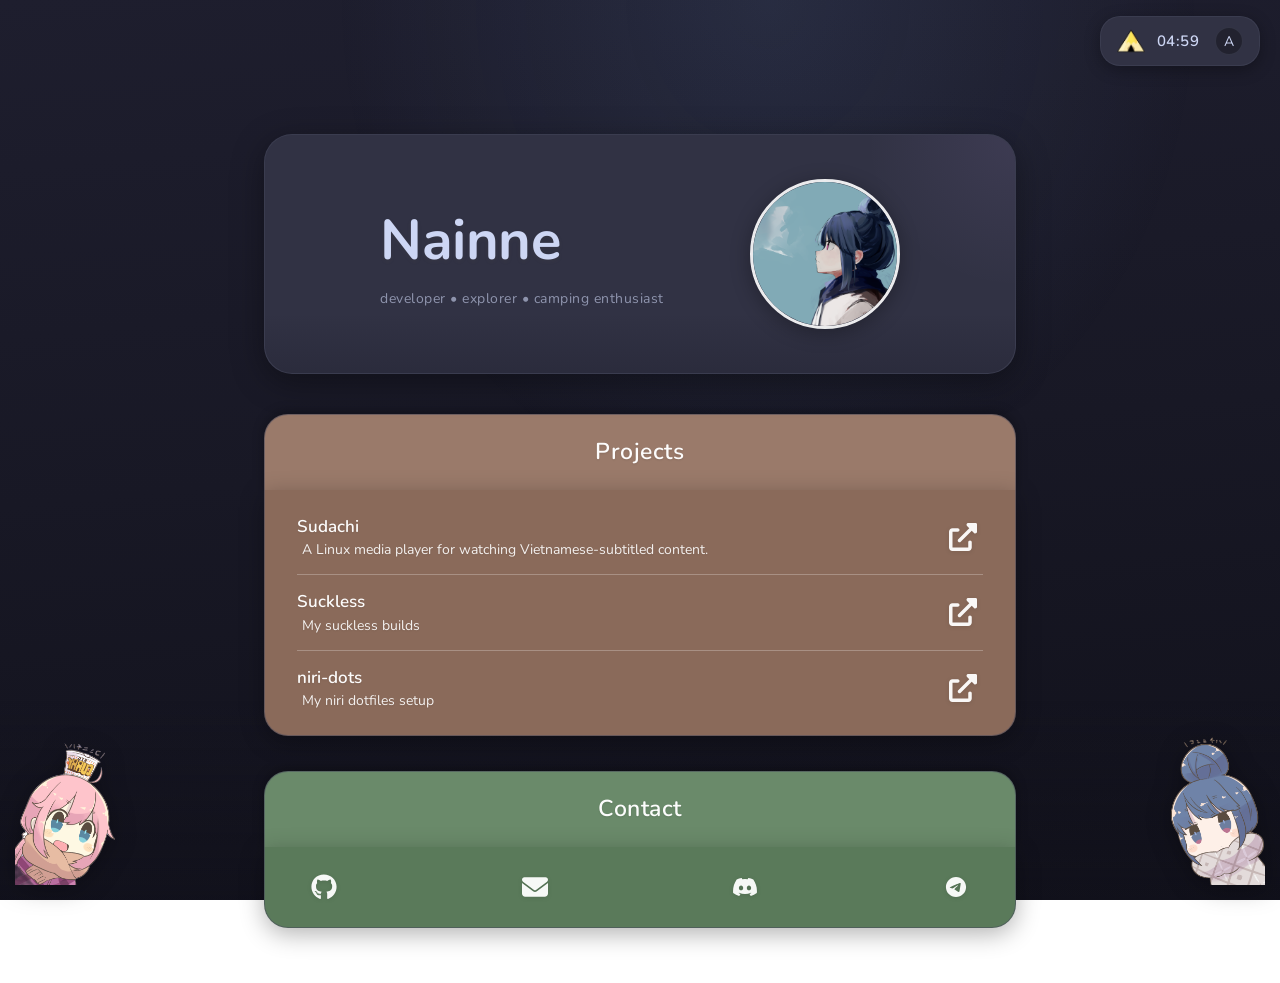
<file: index.html>
<!DOCTYPE html>
<html lang="en">
<head>
    <meta charset="utf-8">
    <meta name="viewport" content="width=device-width, initial-scale=1.0, maximum-scale=1.0, user-scalable=no">
    <title>Nainne</title>
    <link rel="icon" type="image/png" href="assets/img/logo.png">
    <link rel="stylesheet" href="https://cdn.jsdelivr.net/npm/bootstrap@5.2.0/dist/css/bootstrap.min.css">
    <link rel="stylesheet" href="https://fonts.googleapis.com/css2?family=Nunito:wght@400;500;600;700&display=swap">
    <link rel="stylesheet" href="assets/css/styles.css">
</head>
<body>
    <header class="page-header">
        <div class="clock-widget">
            <img src="assets/img/logo.png" alt="logo">
            <span class="clock-time" id="clock">--:--</span>
            <button class="theme-toggle" id="themeToggle" title="Toggle theme">☀</button>
        </div>
    </header>

    <div class="container d-flex flex-column align-items-center">
        <div class="row">
            <div class="col">
                <header class="d-flex justify-content-center">
                    <div class="d-flex header">
                        <div class="d-flex align-items-center align-content-center flex-column justify-content-center flex-md-row justify-content-md-evenly header_main">
                            <div class="header-text-content">
                                <p class="header-text">Nainne</p>
                                <p class="header-tagline">developer • explorer • camping enthusiast</p>
                            </div>
                            <img class="avatar" src="assets/img/avatar.png" alt="my avatar">
                        </div>
                    </div>
                </header>
            </div>
        </div>
        
        <!--<div class="row">
            <div class="col d-flex flex-column align-items-center">
                <article class="d-flex flex-column align-items-center">
                    <div class="d-flex flex-column align-items-center article-top skills-top">
                        <p class="wid-main">Skills</p>
                    </div>
                </article>
                <article class="d-flex flex-row justify-content-center article-bottom btm skills-bottom">
                    <div class="d-flex flex-row justify-content-between align-items-center article article-socials w-100">
                        <div class="skill-icon-wrapper" data-tooltip="HTML5">
                            <svg xmlns="http://www.w3.org/2000/svg" viewBox="0 0 384 512" width="1em" height="1em" fill="currentColor" class="social-icons">
                                <path d="M0 32l34.9 395.8L191.5 480l157.6-52.2L384 32H0zm308.2 127.9H124.4l4.1 49.4h175.6l-13.6 148.4-97.9 27v.3h-1.1l-98.7-27.3-6-75.8h47.7L138 320l53.5 14.5 53.7-14.5 6-62.2H84.3L71.5 112.2h241.1l-4.4 47.7z"></path>
                            </svg>
                        </div>
                        <div class="skill-icon-wrapper" data-tooltip="CSS3">
                            <svg xmlns="http://www.w3.org/2000/svg" viewBox="0 0 384 512" width="1em" height="1em" fill="currentColor" class="social-icons">
                                <path d="M0 32l34.9 395.8L192 480l157.1-52.2L384 32H0zm313.1 80l-4.8 47.3L193 208.6l-.3.1h111.5l-12.8 146.6-98.2 28.7-98.8-29.2-6.4-73.9h48.9l3.2 38.3 52.6 13.3 54.7-15.4 3.7-61.6-166.3-.5v-.1l-.2.1-3.6-46.3L193.1 162l6.5-2.7H76.7L70.9 112h242.2z"></path>
                            </svg>
                        </div>
                        <div class="skill-icon-wrapper" data-tooltip="C#">
                            <svg xmlns="http://www.w3.org/2000/svg" viewBox="0 0 640 640" width="1em" height="1em" fill="currentColor" class="social-icons">
                                <path d="M457.1 206.9C394.6 144.4 301.3 144.4 238.8 206.9C176.3 269.4 176.3 370.7 238.8 433.2C301.3 495.7 394.6 495.7 457.1 433.2C469.6 420.7 489.9 420.7 502.4 433.2C514.9 445.7 514.9 466 502.4 478.5C414.9 566 281.1 566 193.6 478.5C106.1 391 106.1 249.2 193.6 161.7C281.1 74.2 414.9 74.2 502.4 161.7C514.9 174.2 514.9 194.5 502.4 207C489.9 219.5 469.6 219.5 457.1 207z"/>
                            </svg>
                        </div>
                        <div class="skill-icon-wrapper" data-tooltip="Java">
                            <svg xmlns="http://www.w3.org/2000/svg" viewBox="0 0 640 640" width="1em" height="1em" fill="currentColor" class="social-icons"><path d="M405.8 376.9C415.6 370.2 429.2 364.4 429.2 364.4C429.2 364.4 390.5 371.4 352 374.6C304.9 378.5 254.3 379.3 228.9 375.9C168.8 367.9 261.9 345.8 261.9 345.8C261.9 345.8 225.8 343.4 181.3 364.8C128.8 390.2 311.3 401.8 405.8 376.9zM320.4 344.8C301.4 302.1 237.3 264.6 320.4 199C424.1 117.2 370.9 64 370.9 64C392.4 148.5 295.3 174.1 260.2 226.6C236.3 262.5 271.9 301 320.4 344.8zM435 168.6C435.1 168.6 259.8 212.4 343.5 308.8C368.2 337.2 337 362.8 337 362.8C337 362.8 399.7 330.4 370.9 289.9C344 252.1 323.4 233.3 435 168.6zM428.9 439.1C428.4 440.1 427.7 440.9 426.9 441.7C555.2 408 508 322.8 446.7 344.4C443.4 345.6 440.5 347.8 438.5 350.7C442.1 349.4 445.8 348.4 449.5 347.7C480.5 341.2 525 389.2 428.9 439.1zM476 501.4C476 501.4 490.5 513.3 460.1 522.6C402.2 540.1 219.3 545.4 168.5 523.3C150.2 515.4 184.5 504.3 195.3 502C206.5 499.6 213 500 213 500C192.7 485.7 81.7 528.1 156.6 540.2C360.8 573.4 529 525.3 476 501.4zM252.5 460C173.8 482 300.4 527.4 400.6 484.5C390.8 480.7 381.4 476.1 372.4 470.7C327.7 479.2 307 479.8 266.4 475.2C232.9 471.4 252.5 460 252.5 460zM432.3 557.2C353.6 572 256.5 570.3 199 560.8C199 560.7 210.8 570.5 271.4 574.4C363.6 580.3 505.2 571.1 508.5 527.5C508.5 527.5 502.1 544 432.3 557.2zM388.7 417C329.5 428.4 295.2 428.1 251.9 423.6C218.4 420.1 240.3 403.9 240.3 403.9C153.5 432.7 288.5 465.3 409.8 429.8C402 427 394.8 422.7 388.7 417z"/></svg>
                        </div>
                        <div class="skill-icon-wrapper" data-tooltip="SQL">
                            <svg xmlns="http://www.w3.org/2000/svg" viewBox="0 0 640 640" width="1em" height="1em" fill="currentColor" class="social-icons"><path d="M544 269.8C529.2 279.6 512.2 287.5 494.5 293.8C447.5 310.6 385.8 320 320 320C254.2 320 192.4 310.5 145.5 293.8C127.9 287.5 110.8 279.6 96 269.8L96 352C96 396.2 196.3 432 320 432C443.7 432 544 396.2 544 352L544 269.8zM544 192L544 144C544 99.8 443.7 64 320 64C196.3 64 96 99.8 96 144L96 192C96 236.2 196.3 272 320 272C443.7 272 544 236.2 544 192zM494.5 453.8C447.6 470.5 385.9 480 320 480C254.1 480 192.4 470.5 145.5 453.8C127.9 447.5 110.8 439.6 96 429.8L96 496C96 540.2 196.3 576 320 576C443.7 576 544 540.2 544 496L544 429.8C529.2 439.6 512.2 447.5 494.5 453.8z"/></svg>
                        </div>
                        <div class="skill-icon-wrapper" data-tooltip="Bash/Shell">
                            <svg xmlns="http://www.w3.org/2000/svg" viewBox="0 0 576 512" width="1em" height="1em" fill="currentColor" class="social-icons">
                                <path d="M9.4 86.6C-3.1 74.1-3.1 53.9 9.4 41.4s32.8-12.5 45.3 0l192 192c12.5 12.5 12.5 32.8 0 45.3l-192 192c-12.5 12.5-32.8 12.5-45.3 0s-12.5-32.8 0-45.3L178.7 256 9.4 86.6zM256 416H544c17.7 0 32 14.3 32 32s-14.3 32-32 32H256c-17.7 0-32-14.3-32-32s14.3-32 32-32z"></path>
                            </svg>
                        </div>
                    </div>
                </article>
            </div>
        </div> -->
        
        <div class="row">
            <div class="col d-flex flex-column align-items-center">
                <article class="d-flex flex-column align-items-center">
                    <div class="d-flex flex-column align-items-center article-top projects-top">
                        <p class="wid-main">Projects</p>
                    </div>
                </article>
                <article class="d-flex flex-column article-bottom btm projects-bottom">
                    <div class="project-item">
                        <div class="d-flex flex-row justify-content-between align-items-center">
                            <div class="d-flex flex-column align-items-start">
                                <p class="project-name">Sudachi</p>
                                <p class="project-sub">A Linux media player for watching Vietnamese-subtitled content.</p>
                            </div>
                            <div class="d-flex flex-row align-items-center article-socials">
                                <a href="https://github.com/KabosuNeko/Sudachi" target="_blank" class="project-link" data-tooltip="Open repo">
                                    <svg xmlns="http://www.w3.org/2000/svg" viewBox="0 0 512 512" width="1em" height="1em" fill="currentColor" class="social-icons">
                                        <path d="M384 320c-17.67 0-32 14.33-32 32v96H64V160h96c17.67 0 32-14.32 32-32s-14.33-32-32-32L64 96c-35.35 0-64 28.65-64 64V448c0 35.34 28.65 64 64 64h288c35.35 0 64-28.66 64-64v-96C416 334.3 401.7 320 384 320zM488 0H352c-12.94 0-24.62 7.797-29.56 19.75c-4.969 11.97-2.219 25.72 6.938 34.88L370.8 96L169.4 297.4c-12.5 12.5-12.5 32.75 0 45.25C175.6 348.9 183.8 352 192 352s16.38-3.125 22.62-9.375L416 141.3l41.38 41.38c9.156 9.141 22.88 11.84 34.88 6.938C504.2 184.6 512 172.9 512 160V24C512 10.74 501.3 0 488 0z"></path>
                                    </svg>
                                </a>
                            </div>
                        </div>
                    </div>
                    <div class="project-divider"></div>
                    <div class="project-item">
                        <div class="d-flex flex-row justify-content-between align-items-center">
                            <div class="d-flex flex-column align-items-start">
                                <p class="project-name">Suckless</p>
                                <p class="project-sub">My suckless builds</p>
                            </div>
                            <div class="d-flex flex-row align-items-center article-socials">
                                <a href="https://github.com/KabosuNeko/Suckless" target="_blank" class="project-link" data-tooltip="Open repo">
                                    <svg xmlns="http://www.w3.org/2000/svg" viewBox="0 0 512 512" width="1em" height="1em" fill="currentColor" class="social-icons">
                                        <path d="M384 320c-17.67 0-32 14.33-32 32v96H64V160h96c17.67 0 32-14.32 32-32s-14.33-32-32-32L64 96c-35.35 0-64 28.65-64 64V448c0 35.34 28.65 64 64 64h288c35.35 0 64-28.66 64-64v-96C416 334.3 401.7 320 384 320zM488 0H352c-12.94 0-24.62 7.797-29.56 19.75c-4.969 11.97-2.219 25.72 6.938 34.88L370.8 96L169.4 297.4c-12.5 12.5-12.5 32.75 0 45.25C175.6 348.9 183.8 352 192 352s16.38-3.125 22.62-9.375L416 141.3l41.38 41.38c9.156 9.141 22.88 11.84 34.88 6.938C504.2 184.6 512 172.9 512 160V24C512 10.74 501.3 0 488 0z"></path>
                                    </svg>
                                </a>
                            </div>
                        </div>
                    </div>
                    <div class="project-divider"></div>
                    <div class="project-item">
                        <div class="d-flex flex-row justify-content-between align-items-center">
                            <div class="d-flex flex-column align-items-start">
                                <p class="project-name">niri-dots</p>
                                <p class="project-sub">My niri dotfiles setup</p>
                            </div>
                            <div class="d-flex flex-row align-items-center article-socials">
                                <a href="https://github.com/KabosuNeko/niri-dots" target="_blank" class="project-link" data-tooltip="Open repo">
                                    <svg xmlns="http://www.w3.org/2000/svg" viewBox="0 0 512 512" width="1em" height="1em" fill="currentColor" class="social-icons">
                                        <path d="M384 320c-17.67 0-32 14.33-32 32v96H64V160h96c17.67 0 32-14.32 32-32s-14.33-32-32-32L64 96c-35.35 0-64 28.65-64 64V448c0 35.34 28.65 64 64 64h288c35.35 0 64-28.66 64-64v-96C416 334.3 401.7 320 384 320zM488 0H352c-12.94 0-24.62 7.797-29.56 19.75c-4.969 11.97-2.219 25.72 6.938 34.88L370.8 96L169.4 297.4c-12.5 12.5-12.5 32.75 0 45.25C175.6 348.9 183.8 352 192 352s16.38-3.125 22.62-9.375L416 141.3l41.38 41.38c9.156 9.141 22.88 11.84 34.88 6.938C504.2 184.6 512 172.9 512 160V24C512 10.74 501.3 0 488 0z"></path>
                                    </svg>
                                </a>
                            </div>
                        </div>
                    </div>
                </article>
            </div>
        </div>
        
        <div class="row">
            <div class="col d-flex flex-column align-items-center">
                <article class="d-flex flex-column align-items-center">
                    <div class="d-flex flex-column align-items-center article-top developer-top">
                        <p class="text-center wid-main">Contact</p>
                    </div>
                </article>
                <article class="d-flex flex-row justify-content-center article-bottom btm developer-bottom">
                    <div class="d-flex flex-row justify-content-between align-items-center article article-socials w-100 developer-socials">
                        <a href="https://github.com/KabosuNeko" class="contact-link" data-tooltip="GitHub profile">
                            <svg xmlns="http://www.w3.org/2000/svg" viewBox="-8 0 512 512" width="1em" height="1em" fill="currentColor" class="social-icons">
                                <path d="M165.9 397.4c0 2-2.3 3.6-5.2 3.6-3.3.3-5.6-1.3-5.6-3.6 0-2 2.3-3.6 5.2-3.6 3-.3 5.6 1.3 5.6 3.6zm-31.1-4.5c-.7 2 1.3 4.3 4.3 4.9 2.6 1 5.6 0 6.2-2s-1.3-4.3-4.3-5.2c-2.6-.7-5.5.3-6.2 2.3zm44.2-1.7c-2.9.7-4.9 2.6-4.6 4.9.3 2 2.9 3.3 5.9 2.6 2.9-.7 4.9-2.6 4.6-4.6-.3-1.9-3-3.2-5.9-2.9zM244.8 8C106.1 8 0 113.3 0 252c0 110.9 69.8 205.8 169.5 239.2 12.8 2.3 17.3-5.6 17.3-12.1 0-6.2-.3-40.4-.3-61.4 0 0-70 15-84.7-29.8 0 0-11.4-29.1-27.8-36.6 0 0-22.9-15.7 1.6-15.4 0 0 24.9 2 38.6 25.8 21.9 38.6 58.6 27.5 72.9 20.9 2.3-16 8.8-27.1 16-33.7-55.9-6.2-112.3-14.3-112.3-110.5 0-27.5 7.6-41.3 23.6-58.9-2.6-6.5-11.1-33.3 2.6-67.9 20.9-6.5 69 27 69 27 20-5.6 41.5-8.5 62.8-8.5s42.8 2.9 62.8 8.5c0 0 48.1-33.6 69-27 13.7 34.7 5.2 61.4 2.6 67.9 16 17.7 25.8 31.5 25.8 58.9 0 96.5-58.9 104.2-114.8 110.5 9.2 7.9 17 22.9 17 46.4 0 33.7-.3 75.4-.3 83.6 0 6.5 4.6 14.4 17.3 12.1C428.2 457.8 496 362.9 496 252 496 113.3 383.5 8 244.8 8zM97.2 352.9c-1.3 1-1 3.3.7 5.2 1.6 1.6 3.9 2.3 5.2 1 1.3-1 1-3.3-.7-5.2-1.6-1.6-3.9-2.3-5.2-1zm-10.8-8.1c-.7 1.3.3 2.9 2.3 3.9 1.6 1 3.6.7 4.3-.7.7-1.3-.3-2.9-2.3-3.9-2-.6-3.6-.3-4.3.7zm32.4 35.6c-1.6 1.3-1 4.3 1.3 6.2 2.3 2.3 5.2 2.6 6.5 1 1.3-1.3.7-4.3-1.3-6.2-2.2-2.3-5.2-2.6-6.5-1zm-11.4-14.7c-1.6 1-1.6 3.6 0 5.9 1.6 2.3 4.3 3.3 5.6 2.3 1.6-1.3 1.6-3.9 0-6.2-1.4-2.3-4-3.3-5.6-2z"></path>
                            </svg>
                        </a>
                        <a href="#" onclick="copyEmail(event)" style="cursor: pointer;" class="contact-link" data-tooltip="Click to copy:
KabosuNeko@proton.me">
                            <svg xmlns="http://www.w3.org/2000/svg" viewBox="0 0 512 512" width="1em" height="1em" fill="currentColor" class="social-icons">
                                <path d="M464 64C490.5 64 512 85.49 512 112C512 127.1 504.9 141.3 492.8 150.4L275.2 313.6C263.8 322.1 248.2 322.1 236.8 313.6L19.2 150.4C7.113 141.3 0 127.1 0 112C0 85.49 21.49 64 48 64H464zM217.6 339.2C240.4 356.3 271.6 356.3 294.4 339.2L512 176V384C512 419.3 483.3 448 448 448H64C28.65 448 0 419.3 0 384V176L217.6 339.2z"></path>
                            </svg>
                        </a>
                        <a href="https://discord.com/users/nou07007" class="contact-link" data-tooltip="Discord: nou07007">
                            <svg xmlns="http://www.w3.org/2000/svg" viewBox="0 -64 640 640" width="1em" height="1em" fill="currentColor" class="social-icons">
                                <path d="M524.531,69.836a1.5,1.5,0,0,0-.764-.7A485.065,485.065,0,0,0,404.081,32.03a1.816,1.816,0,0,0-1.923.91,337.461,337.461,0,0,0-14.9,30.6,447.848,447.848,0,0,0-134.426,0,309.541,309.541,0,0,0-15.135-30.6,1.89,1.89,0,0,0-1.924-.91A483.689,483.689,0,0,0,116.085,69.137a1.712,1.712,0,0,0-.788.676C39.068,183.651,18.186,294.69,28.43,404.354a2.016,2.016,0,0,0,.765,1.375A487.666,487.666,0,0,0,176.02,479.918a1.9,1.9,0,0,0,2.063-.676A348.2,348.2,0,0,0,208.12,430.4a1.86,1.86,0,0,0-1.019-2.588,321.173,321.173,0,0,1-45.868-21.853,1.885,1.885,0,0,1-.185-3.126c3.082-2.309,6.166-4.711,9.109-7.137a1.819,1.819,0,0,1,1.9-.256c96.229,43.917,200.41,43.917,295.5,0a1.812,1.812,0,0,1,1.924.233c2.944,2.426,6.027,4.851,9.132,7.16a1.884,1.884,0,0,1-.162,3.126,301.407,301.407,0,0,1-45.89,21.83,1.875,1.875,0,0,0-1,2.611,391.055,391.055,0,0,0,30.014,48.815,1.864,1.864,0,0,0,2.063.7A486.048,486.048,0,0,0,610.7,405.729a1.882,1.882,0,0,0,.765-1.352C623.729,277.594,590.933,167.465,524.531,69.836ZM222.491,337.58c-28.972,0-52.844-26.587-52.844-59.239S193.056,219.1,222.491,219.1c29.665,0,53.306,26.82,52.843,59.239C275.334,310.993,251.924,337.58,222.491,337.58Zm195.38,0c-28.971,0-52.843-26.587-52.843-59.239S388.437,219.1,417.871,219.1c29.667,0,53.307,26.82,52.844,59.239C470.715,310.993,447.538,337.58,417.871,337.58Z"></path>
                            </svg>
                        </a>
                        <a href="https://t.me/NainneDesu" class="contact-link" data-tooltip="Telegram: NainneDesu">
                            <svg xmlns="http://www.w3.org/2000/svg" viewBox="0 0 640 640" width="1em" height="1em" fill="currentColor" class="social-icons"><path d="M320 72C183 72 72 183 72 320C72 457 183 568 320 568C457 568 568 457 568 320C568 183 457 72 320 72zM435 240.7C431.3 279.9 415.1 375.1 406.9 419C403.4 437.6 396.6 443.8 390 444.4C375.6 445.7 364.7 434.9 350.7 425.7C328.9 411.4 316.5 402.5 295.4 388.5C270.9 372.4 286.8 363.5 300.7 349C304.4 345.2 367.8 287.5 369 282.3C369.2 281.6 369.3 279.2 367.8 277.9C366.3 276.6 364.2 277.1 362.7 277.4C360.5 277.9 325.6 300.9 258.1 346.5C248.2 353.3 239.2 356.6 231.2 356.4C222.3 356.2 205.3 351.4 192.6 347.3C177.1 342.3 164.7 339.6 165.8 331C166.4 326.5 172.5 322 184.2 317.3C256.5 285.8 304.7 265 328.8 255C397.7 226.4 412 221.4 421.3 221.2C423.4 221.2 427.9 221.7 430.9 224.1C432.9 225.8 434.1 228.2 434.4 230.8C434.9 234 435 237.3 434.8 240.6z"/></svg>
                        </a>
                    </div>
                </article>
            </div>
        </div>
    </div>

    <div id="copyToast" class="copy-toast" style="display: none;">copied to clipboard</div>

    <div id="musicPlayerPopup" class="music-player-popup" style="display: none;">
        <div class="music-player-header">
            <span class="music-player-title">🎵 Now Playing</span>
            <button class="music-player-close" onclick="closeMusicPlayer()">&times;</button>
        </div>
        <div class="music-player-info">
            <div class="music-player-song" id="currentSongName">Select a song</div>
            <div class="music-player-artist" id="currentSongArtist">Yuru Camp OST</div>
        </div>
        <div class="music-player-progress">
            <div class="progress-bar" id="progressBar">
                <div class="progress-fill" id="progressFill"></div>
            </div>
            <div class="time-display">
                <span id="currentTime">0:00</span>
                <span id="duration">0:00</span>
            </div>
        </div>
        <div class="music-player-controls">
            <button class="control-btn" onclick="previousSong()" title="Previous">
                <svg viewBox="0 0 24 24" width="24" height="24" fill="currentColor">
                    <path d="M6 6h2v12H6zm3.5 6l8.5 6V6z"/>
                </svg>
            </button>
            <button class="control-btn play-btn" onclick="togglePlay()" id="playPauseBtn" title="Play/Pause">
                <svg viewBox="0 0 24 24" width="32" height="32" fill="currentColor" id="playIcon">
                    <path d="M8 5v14l11-7z"/>
                </svg>
                <svg viewBox="0 0 24 24" width="32" height="32" fill="currentColor" id="pauseIcon" style="display: none;">
                    <path d="M6 19h4V5H6v14zm8-14v14h4V5h-4z"/>
                </svg>
            </button>
            <button class="control-btn" onclick="nextSong()" title="Next">
                <svg viewBox="0 0 24 24" width="24" height="24" fill="currentColor">
                    <path d="M6 18l8.5-6L6 6v12zM16 6v12h2V6h-2z"/>
                </svg>
            </button>
        </div>
    </div>

    <div class="corner-character nadeshiko" onclick="toggleMusicPlayer()" tabindex="0" role="button" aria-label="Music player" data-tooltip="🎵 Music Player">
        <img src="assets/img/nadeshiko.png" alt="Nadeshiko - music player">
    </div>
    <div class="corner-character rin" onclick="openGallery()" tabindex="0" role="button" aria-label="Photo gallery" data-tooltip="📷 Open gallery">
        <img src="assets/img/rin.png" alt="Rin - click to open gallery">
    </div>

    <audio id="musicPlayer" preload="metadata"></audio>

    <script src="https://cdn.jsdelivr.net/npm/bootstrap@5.2.0/dist/js/bootstrap.bundle.min.js"></script>
    <script src="assets/js/bs-init.js"></script>
    <script>
        function copyEmail(e) {
            e.preventDefault();
            navigator.clipboard.writeText('KabosuNeko@proton.me').then(function() {
                var toast = document.getElementById('copyToast');
                toast.textContent = '🏕️ copied to clipboard';
                toast.style.display = 'block';
                setTimeout(function() {
                    toast.style.display = 'none';
                }, 2000);
            });
        }

        var musicFiles = [
            "Fuyubiyori - Yuru Camp ED.mp3",
            "Kiminone - Laid Back Journey ｜ ＂Laid-Back Camp Season 3＂ Opening Theme.mp3",
            "Seize The Day [Yuru CampΔ OP SS2].mp3",
            "TVアニメ『ゆるキャン△ SEASON３』オープニング映像.mp3",
            "TVアニメ『ゆるキャン△ SEASON３』ノンクレジットエンディング映像.mp3",
            "Yuru Camp (Laid-Back Camp) Movie OP FULL『Sun Is Coming Up』.mp3",
            "Yuru Camp△ Movie Ending Full - Mimosa by Asaka.mp3",
            "Yuru Camp Season 2 ED • 佐々木恵梨 Eri Sasaki - Haru no Tonari はるのとなり.mp3",
            "[ Yuru Camp△⧸ゆるキャン△ ]Op - Shiny Days.mp3",
            "亜咲花「So Precious」Music Video Full ver. (TVアニメ『ゆるキャン△ SEASON３』エンディングテーマ).mp3",
            "【特別公開】『ゆるキャン△ SEASON２』ノンクレジットOP／亜咲花『Seize The Day』.mp3"
        ];

        var currentSongIndex = -1;
        var isPlayerOpen = false;
        var audio = document.getElementById('musicPlayer');
        var playerPopup = document.getElementById('musicPlayerPopup');
        var songNameEl = document.getElementById('currentSongName');
        var playIcon = document.getElementById('playIcon');
        var pauseIcon = document.getElementById('pauseIcon');
        var progressFill = document.getElementById('progressFill');
        var timeEl = document.getElementById('currentTime');
        var durationEl = document.getElementById('duration');

        function toggleMusicPlayer() {
            if (isPlayerOpen) {
                playerPopup.style.display = 'none';
                isPlayerOpen = false;
            } else {
                if (musicFiles.length === 0) {
                    showToast('Add music files to assets/musics/ folder!');
                    return;
                }
                playerPopup.style.display = 'block';
                isPlayerOpen = true;
                if (audio.paused && currentSongIndex === -1) {
                    playRandomSong();
                }
            }
        }

        function closeMusicPlayer() {
            playerPopup.style.display = 'none';
            isPlayerOpen = false;
        }

        function playRandomSong() {
            currentSongIndex = Math.floor(Math.random() * musicFiles.length);
            loadAndPlay(currentSongIndex);
        }

        function loadAndPlay(index) {
            currentSongIndex = index;
            var filename = musicFiles[index];
            audio.src = 'assets/musics/' + filename;
            songNameEl.textContent = cleanSongName(filename);
            audio.play().then(function() {
                updatePlayButton(true);
            });
        }

        function togglePlay() {
            if (audio.paused) {
                if (currentSongIndex === -1) {
                    playRandomSong();
                } else {
                    audio.play();
                    updatePlayButton(true);
                }
            } else {
                audio.pause();
                updatePlayButton(false);
            }
        }

        function nextSong() {
            if (musicFiles.length === 0) return;
            currentSongIndex = (currentSongIndex + 1) % musicFiles.length;
            loadAndPlay(currentSongIndex);
        }

        function previousSong() {
            if (musicFiles.length === 0) return;
            currentSongIndex = (currentSongIndex - 1 + musicFiles.length) % musicFiles.length;
            loadAndPlay(currentSongIndex);
        }

        function updatePlayButton(playing) {
            playIcon.style.display = playing ? 'none' : 'block';
            pauseIcon.style.display = playing ? 'block' : 'none';
        }

        function cleanSongName(filename) {
            var name = filename.replace(/\.mp3$/i, '');
            return name.length > 35 ? name.substring(0, 32) + '...' : name;
        }

        function formatTime(seconds) {
            if (isNaN(seconds)) return '0:00';
            var mins = Math.floor(seconds / 60);
            var secs = Math.floor(seconds % 60);
            return mins + ':' + (secs < 10 ? '0' : '') + secs;
        }

        function showToast(msg) {
            var toast = document.getElementById('copyToast');
            toast.textContent = msg;
            toast.style.display = 'block';
            setTimeout(function() {
                toast.style.display = 'none';
                toast.textContent = 'copied to clipboard';
            }, 3000);
        }

        audio.addEventListener('timeupdate', function() {
            var progress = (audio.currentTime / audio.duration) * 100;
            progressFill.style.width = progress + '%';
            timeEl.textContent = formatTime(audio.currentTime);
            durationEl.textContent = formatTime(audio.duration);
        });

        audio.addEventListener('ended', nextSong);

        audio.addEventListener('loadedmetadata', function() {
            durationEl.textContent = formatTime(audio.duration);
        });

        document.querySelector('.progress-bar').addEventListener('click', function(e) {
            var rect = this.getBoundingClientRect();
            var pos = (e.clientX - rect.left) / rect.width;
            audio.currentTime = pos * audio.duration;
        });

        function openGallery() {
            window.location.href = 'gallery.html';
        }

        var themeMode = localStorage.getItem('theme') || 'auto';

        function getAutoTheme() {
            var hour = new Date().getHours();
            return (hour < 6 || hour >= 18) ? 'night' : 'day';
        }

        function applyTheme() {
            var theme = themeMode === 'auto' ? getAutoTheme() : themeMode;
            document.documentElement.setAttribute('data-theme', theme);
            var btn = document.getElementById('themeToggle');
            if (btn) {
                btn.textContent = themeMode === 'auto' ? 'A' : (themeMode === 'day' ? '☀' : '☾');
            }
        }

        function toggleTheme() {
            themeMode = themeMode === 'auto' ? 'day' : (themeMode === 'day' ? 'night' : 'auto');
            localStorage.setItem('theme', themeMode);
            applyTheme();
        }

        function updateClock() {
            var now = new Date();
            var h = now.getHours();
            var m = now.getMinutes();
            document.getElementById('clock').textContent = (h < 10 ? '0' : '') + h + ':' + (m < 10 ? '0' : '') + m;
        }

        document.addEventListener('DOMContentLoaded', function() {
            applyTheme();
            updateClock();
            setInterval(updateClock, 1000);
            if (themeMode === 'auto') {
                setInterval(applyTheme, 60000);
            }
            document.getElementById('themeToggle').addEventListener('click', toggleTheme);

            document.querySelector('.nadeshiko').addEventListener('keydown', function(e) {
                if (e.key === 'Enter' || e.key === ' ') {
                    e.preventDefault();
                    toggleMusicPlayer();
                }
            });
            document.querySelector('.rin').addEventListener('keydown', function(e) {
                if (e.key === 'Enter' || e.key === ' ') {
                    e.preventDefault();
                    openGallery();
                }
            });
        });
    </script>
</body>
</html>
</file>
<file: assets/css/styles.css>
:root {
  /* day - gruvbox light */
  --bg-top: #fbf1c7;
  --bg-mid: #f2e5bc;
  --bg-bottom: #e6d5ae;
  --card-bg: #fefaef;
  --card-border: rgba(184,165,130,0.35);
  --text-dark: #3c3836;
  --text-medium: #504945;
  --text-light: #7c6f64;
  --shadow-soft: rgba(60,56,54,0.06);
  --shadow-warm: rgba(215,130,60,0.08);
  --skills-1: #7daea3;
  --skills-2: #689d6a;
  --projects-1: #e78a4e;
  --projects-2: #d65d0e;
  --contact-1: #d8a657;
  --contact-2: #b8bb26;
  --toast-bg: #5a5248;
  --button-warm: #d65d0e;
  --button-warm-hover: #b54300;
}

[data-theme="night"] {
  /* night - catppuccin mocha */
  --bg-top: #1e1e2e;
  --bg-mid: #181825;
  --bg-bottom: #11111b;
  --card-bg: #313244;
  --card-border: rgba(69,71,90,0.5);
  --text-dark: #cdd6f4;
  --text-medium: #a6adc8;
  --text-light: #9399b2;
  --shadow-soft: rgba(0,0,0,0.3);
  --shadow-warm: rgba(245,224,220,0.05);
  --skills-1: #5a7a9a;
  --skills-2: #4a6a85;
  --projects-1: #9a7a6a;
  --projects-2: #8a6a5a;
  --contact-1: #6a8a6a;
  --contact-2: #5a7a5a;
  --toast-bg: #45475a;
  --button-warm: #a08090;
  --button-warm-hover: #907080;
}

* {
  transition: background-color 0.5s ease, color 0.3s ease, border-color 0.3s ease, box-shadow 0.3s ease;
  box-sizing: border-box;
}

body {
  background: linear-gradient(175deg, var(--bg-top) 0%, var(--bg-mid) 50%, var(--bg-bottom) 100%);
  background-attachment: fixed;
  margin: 0;
  padding: 0;
  min-height: 100vh;
  font-family: 'Nunito', sans-serif;
  position: relative;
  color: var(--text-dark);
  overflow-x: hidden;
}

body::before {
  content: '';
  position: fixed;
  top: 0;
  left: 0;
  right: 0;
  bottom: 0;
  background: radial-gradient(ellipse at 70% 0%, rgba(255,250,235,0.5) 0%, transparent 45%);
  pointer-events: none;
  z-index: 0;
}

body::after {
  content: '';
  position: fixed;
  bottom: 0;
  left: 0;
  right: 0;
  height: 200px;
  background: linear-gradient(0deg, rgba(168,153,132,0.12) 0%, transparent 100%);
  pointer-events: none;
  z-index: 0;
}

[data-theme="night"] body::before {
  background: radial-gradient(ellipse at 60% 0%, rgba(137,180,250,0.1) 0%, transparent 40%);
}

[data-theme="night"] body::after {
  background: linear-gradient(0deg, rgba(17,17,27,0.4) 0%, transparent 100%);
}

.page-header {
  width: 100%;
  display: flex;
  justify-content: flex-end;
  padding: 16px 20px 8px;
  box-sizing: border-box;
}

.clock-widget {
  position: relative;
  display: flex;
  align-items: center;
  gap: 12px;
  padding: 10px 16px;
  background: var(--card-bg);
  backdrop-filter: blur(10px);
  border-radius: 20px;
  border: 1px solid var(--card-border);
  box-shadow: 0 4px 16px var(--shadow-soft);
}

.clock-widget img {
  height: 28px;
  width: auto;
}

.clock-time {
  font-family: 'Nunito', sans-serif;
  font-size: 15px;
  font-weight: 600;
  color: var(--text-dark);
  letter-spacing: 0.5px;
}

.theme-toggle {
  background: var(--shadow-soft);
  border: 1px solid var(--card-border);
  border-radius: 50%;
  width: 28px;
  height: 28px;
  display: flex;
  align-items: center;
  justify-content: center;
  cursor: pointer;
  font-size: 14px;
  color: var(--text-dark);
  transition: all 0.3s ease;
  margin-left: 4px;
}

.theme-toggle:hover {
  background: var(--button-warm);
  color: #fff;
  transform: scale(1.1);
}

@media (max-width: 768px) {
  .page-header {
    padding: 12px 16px 6px;
    justify-content: center;
  }
  
  .clock-widget {
    padding: 8px 14px;
    border-radius: 16px;
  }
  
  .clock-widget img {
    height: 22px;
  }
  
  .clock-time {
    font-size: 14px;
  }
  
  .theme-toggle {
    width: 26px;
    height: 26px;
    font-size: 13px;
  }
}

.container {
  max-width: 900px;
  padding: 20px;
  position: relative;
  z-index: 1;
}

.header {
  margin: 30px 0;
  background: var(--card-bg);
  backdrop-filter: blur(10px);
  height: auto;
  min-height: 260px;
  max-width: 800px;
  width: 100%;
  border-radius: 28px;
  box-shadow: 0 8px 32px var(--shadow-soft);
  border: 1px solid var(--card-border);
  position: relative;
  overflow: hidden;
}

.header::before {
  content: '';
  position: absolute;
  top: -30%;
  right: -10%;
  width: 250px;
  height: 250px;
  background: radial-gradient(circle, rgba(215,175,120,0.15) 0%, transparent 70%);
  border-radius: 50%;
  pointer-events: none;
}

.header::after {
  content: '';
  position: absolute;
  bottom: 0;
  left: 0;
  right: 0;
  height: 60px;
  background: linear-gradient(0deg, rgba(168,153,132,0.1) 0%, transparent 100%);
  border-radius: 0 0 27px 27px;
}

[data-theme="night"] .header {
  background: #313244;
  box-shadow: 0 8px 32px rgba(0,0,0,0.35);
}

[data-theme="night"] .header::before {
  background: radial-gradient(circle at 70% 30%, rgba(203,166,247,0.08) 0%, transparent 60%);
}

[data-theme="night"] .header::after {
  background: linear-gradient(0deg, rgba(24,24,37,0.25) 0%, transparent 100%);
}

@media (min-width: 768px) {
  .header {
    margin: 40px auto;
    min-height: 240px;
    width: 90%;
  }
}

.header_main {
  width: 100%;
  height: 100%;
  overflow: visible;
  flex-direction: column;
  justify-content: center;
  padding: 40px 30px;
  position: relative;
  z-index: 2;
}

.avatar {
  width: 170px;
  height: 170px;
  object-fit: cover;
  object-position: center;
  place-self: center;
  border-radius: 50%;
  border: 3px solid rgba(255,255,255,0.9);
  box-shadow: 0 4px 20px var(--shadow-soft);
}

@media (min-width: 768px) {
  .avatar {
    width: 150px;
    height: 150px;
  }
}

header {
  width: 100%;
}

.header-text {
  font-family: 'Nunito', sans-serif;
  font-size: 48px;
  font-weight: 700;
  color: var(--text-dark);
  text-shadow: 0 2px 4px rgba(100,85,70,0.1);
  margin: 0 0 15px;
  letter-spacing: -0.5px;
}

@media (min-width: 768px) {
  .header-text {
    font-size: 56px;
    margin: 0;
  }
}

.header-text:hover {
  color: var(--text-medium);
}

.header-text-content {
  display: flex;
  flex-direction: column;
  align-items: center;
}

@media (min-width: 768px) {
  .header-text-content {
    align-items: flex-start;
  }
}

.header-tagline {
  font-family: 'Nunito', sans-serif;
  font-size: 13px;
  color: var(--text-medium);
  margin: 8px 0 0;
  opacity: 0.8;
  letter-spacing: 0.5px;
}

@media (min-width: 768px) {
  .header-tagline {
    font-size: 14px;
    margin-top: 5px;
  }
}

.row {
  width: 100%;
}

.article-top {
  padding: 18px 28px;
  width: 100%;
  max-width: 800px;
  border-radius: 24px 24px 0 0;
  border: 1px solid var(--card-border);
  border-bottom: none;
  box-shadow: 0 -2px 12px var(--shadow-soft);
}

@media (min-width: 768px) {
  .article-top {
    padding: 20px 32px;
    width: 90%;
  }
}

.article-bottom {
  padding: 24px 28px;
  width: 100%;
  max-width: 800px;
  border-radius: 0 0 24px 24px;
  border: 1px solid var(--card-border);
  border-top: none;
  box-shadow: 0 6px 24px var(--shadow-soft);
}

@media (min-width: 768px) {
  .article-bottom {
    padding: 24px 32px;
    width: 90%;
  }
}

.article-sub {
  padding: 2%;
  width: 100%;
  max-width: 800px;
}

@media (min-width: 768px) {
  .article-sub {
    padding: 2%;
    width: 90%;
  }
}

.skills-top { background: var(--skills-1); }
.skills-bottom { background: var(--skills-2); }
.projects-top { background: var(--projects-1); }
.projects-bottom { background: var(--projects-2); }
.developer-top { background: var(--contact-1); }
.developer-bottom {
  background: var(--contact-2);
}

.developer-socials {
  display: flex;
  justify-content: space-around;
  align-items: center;
  padding: 0 8px;
}

.developer-socials .contact-link {
  display: flex;
  align-items: center;
  justify-content: center;
}

.wid-sub {
  font-family: 'Nunito', sans-serif;
  font-size: 15px;
  color: rgba(255,255,255,0.95);
  margin-bottom: 0;
  text-align: center;
  text-shadow: 0 1px 2px rgba(0,0,0,0.1);
}

.wid-main {
  font-family: 'Nunito', sans-serif;
  font-size: 19px;
  font-weight: 600;
  color: rgba(255,255,255,0.98);
  margin-bottom: 0;
  text-shadow: 0 1px 2px rgba(0,0,0,0.1);
  letter-spacing: 0.5px;
}

@media (min-width: 768px) {
  .wid-main {
    font-size: 21px;
  }
}

@media (min-width: 992px) {
  .wid-main {
    font-size: 23px;
  }
}

article {
  width: 100%;
}

.social-icons-b,
.social-icons {
  font-size: 28px;
  width: 28px;
  height: 28px;
  color: rgba(255,255,255,0.95);
  margin: 6px;
  filter: drop-shadow(0 1px 2px rgba(0,0,0,0.1));
  display: flex;
  align-items: center;
  justify-content: center;
}

.social-icons svg,
.social-icons-b svg {
  width: 100%;
  height: 100%;
  display: block;
}

.social-icons:hover {
  font-size: 32px;
  width: 32px;
  height: 32px;
  margin: 4px;
  transform: translateY(-2px);
}

.social-icons-b:hover {
  font-size: 32px;
  height: 32px;
  transform: translateY(-2px);
}

.article-socials {
  max-height: 32px;
}

a, a:active, a:hover, a:visited, a:link {
  color: rgba(255,255,255,0.95);
  text-decoration: none;
}

.btm {
  margin-bottom: 35px;
}

.project-sub {
  margin-left: 5px;
  margin-bottom: 0;
  color: rgba(255,255,255,0.9);
  font-family: 'Nunito', sans-serif;
  font-size: 14px;
  text-shadow: 0 1px 2px rgba(0,0,0,0.08);
  line-height: 1.5;
}

.project-name {
  margin: 0;
  color: rgba(255,255,255,0.98);
  font-family: 'Nunito', sans-serif;
  font-weight: 600;
  font-size: 17px;
  text-shadow: 0 1px 2px rgba(0,0,0,0.08);
}

.project-item {
  padding: 14px 0;
  width: 100%;
}

.project-item:first-child {
  padding-top: 0;
}

.project-item:last-child {
  padding-bottom: 0;
}

.project-divider {
  height: 1px;
  background: rgba(255,255,255,0.25);
  margin: 0;
  width: 100%;
}

.skill-text {
  font-family: 'Nunito', sans-serif;
  font-size: 15px;
  font-weight: 500;
  color: rgba(255,255,255,0.95);
  margin: 0 8px;
  text-shadow: 0 1px 2px rgba(0,0,0,0.08);
}

@media (min-width: 768px) {
  .skill-text {
    font-size: 16px;
  }
}

.copy-toast {
  position: fixed;
  bottom: 30px;
  left: 50%;
  transform: translateX(-50%);
  background: var(--toast-bg);
  color: var(--cream);
  padding: 14px 28px;
  border-radius: 16px;
  font-family: 'Nunito', sans-serif;
  font-size: 14px;
  font-weight: 500;
  z-index: 9999;
  white-space: nowrap;
  box-shadow: 0 6px 20px var(--shadow-soft);
  border: 1px solid rgba(255,255,255,0.2);
}

@media (max-width: 480px) {
  .copy-toast {
    font-size: 13px;
    padding: 12px 20px;
    max-width: 90vw;
    white-space: normal;
    text-align: center;
  }
}

.music-player-popup {
  position: fixed;
  bottom: 180px;
  left: 20px;
  width: 300px;
  background: var(--card-bg);
  backdrop-filter: blur(12px);
  border-radius: 24px;
  padding: 20px;
  box-shadow: 0 12px 40px var(--shadow-soft);
  border: 1px solid var(--card-border);
  z-index: 9998;
  font-family: 'Nunito', sans-serif;
}

.music-player-header {
  display: flex;
  justify-content: space-between;
  align-items: center;
  margin-bottom: 16px;
}

.music-player-title {
  font-size: 13px;
  font-weight: 600;
  color: var(--text-medium);
  letter-spacing: 0.5px;
}

.music-player-close {
  background: none;
  border: none;
  font-size: 24px;
  color: var(--text-light);
  cursor: pointer;
  width: 32px;
  height: 32px;
  border-radius: 50%;
  display: flex;
  align-items: center;
  justify-content: center;
  transition: all 0.3s ease;
  padding: 0;
}

.music-player-close:hover {
  background: var(--shadow-soft);
  color: var(--text-dark);
}

.music-player-info {
  margin-bottom: 16px;
  text-align: center;
}

.music-player-song {
  font-size: 15px;
  font-weight: 600;
  color: var(--text-dark);
  margin-bottom: 4px;
  white-space: nowrap;
  overflow: hidden;
  text-overflow: ellipsis;
}

.music-player-artist {
  font-size: 12px;
  color: var(--text-medium);
}

.music-player-progress {
  margin-bottom: 16px;
}

.progress-bar {
  width: 100%;
  height: 5px;
  background: var(--shadow-soft);
  border-radius: 3px;
  overflow: hidden;
  cursor: pointer;
  margin-bottom: 8px;
}

.progress-fill {
  height: 100%;
  background: linear-gradient(90deg, var(--button-warm) 0%, var(--button-warm-hover) 100%);
  width: 0%;
  transition: width 0.1s linear;
  border-radius: 3px;
}

.time-display {
  display: flex;
  justify-content: space-between;
  font-size: 11px;
  color: var(--text-light);
}

.music-player-controls {
  display: flex;
  justify-content: center;
  align-items: center;
  gap: 20px;
}

.control-btn {
  background: none;
  border: none;
  color: var(--text-dark);
  cursor: pointer;
  padding: 8px;
  border-radius: 50%;
  transition: all 0.3s ease;
  display: flex;
  align-items: center;
  justify-content: center;
}

.control-btn:hover {
  background: var(--shadow-soft);
  transform: scale(1.1);
}

.control-btn:active {
  transform: scale(0.95);
}

.play-btn {
  background: linear-gradient(135deg, var(--button-warm) 0%, var(--button-warm-hover) 100%);
  color: #fff;
  width: 56px;
  height: 56px;
  box-shadow: 0 4px 16px var(--shadow-warm);
}

.play-btn:hover {
  background: linear-gradient(135deg, var(--button-warm-hover) 0%, #b87050 100%);
  transform: scale(1.05);
  box-shadow: 0 6px 20px var(--shadow-warm);
}

@media (max-width: 768px) {
  .music-player-popup {
    left: 12px;
    right: 12px;
    width: auto;
    bottom: 140px;
    padding: 16px;
    border-radius: 20px;
  }
  
  .music-player-header {
    margin-bottom: 12px;
  }
  
  .music-player-title {
    font-size: 12px;
  }
  
  .music-player-info {
    margin-bottom: 12px;
  }
  
  .music-player-song {
    font-size: 14px;
  }
  
  .music-player-artist {
    font-size: 11px;
  }
  
  .music-player-progress {
    margin-bottom: 12px;
  }
  
  .time-display {
    font-size: 11px;
  }
  
  .music-player-controls {
    gap: 16px;
  }
  
  .control-btn {
    width: 36px;
    height: 36px;
  }
  
  .play-btn {
    width: 44px;
    height: 44px;
  }
}

@media (max-width: 480px) {
  .music-player-popup {
    left: 10px;
    right: 10px;
    bottom: 115px;
    padding: 14px;
    border-radius: 18px;
  }
  
  .music-player-header {
    margin-bottom: 10px;
  }
  
  .music-player-title {
    font-size: 11px;
  }
  
  .music-player-close {
    width: 28px;
    height: 28px;
    font-size: 20px;
  }
  
  .music-player-info {
    margin-bottom: 10px;
  }
  
  .music-player-song {
    font-size: 13px;
  }
  
  .music-player-artist {
    font-size: 10px;
  }
  
  .music-player-progress {
    margin-bottom: 10px;
  }
  
  .progress-bar {
    height: 5px;
  }
  
  .time-display {
    font-size: 10px;
  }
  
  .music-player-controls {
    gap: 12px;
  }
  
  .control-btn {
    width: 32px;
    height: 32px;
  }
  
  .control-btn svg {
    width: 20px;
    height: 20px;
  }
  
  .play-btn {
    width: 40px;
    height: 40px;
  }
  
  .play-btn svg {
    width: 24px;
    height: 24px;
  }
}

.corner-character {
  position: fixed;
  bottom: 15px;
  z-index: 100;
  cursor: pointer;
  transition: transform 0.3s ease, filter 0.3s ease;
  filter: drop-shadow(0 4px 12px var(--shadow-soft));
}

.corner-character:hover {
  transform: translateY(-10px) scale(1.05);
  filter: drop-shadow(0 10px 24px var(--shadow-soft));
}

.corner-character:active {
  transform: translateY(-5px) scale(0.98);
}

.corner-character:focus {
  outline: 2px solid var(--button-warm);
  outline-offset: 4px;
  border-radius: 12px;
}

.corner-character::before {
  content: attr(data-tooltip);
  position: absolute;
  bottom: 100%;
  left: 50%;
  transform: translateX(-50%) translateY(10px);
  background: var(--toast-bg);
  color: #fff;
  padding: 8px 16px;
  border-radius: 12px;
  font-family: 'Nunito', sans-serif;
  font-size: 12px;
  font-weight: 500;
  white-space: nowrap;
  opacity: 0;
  visibility: hidden;
  transition: all 0.3s ease;
  box-shadow: 0 4px 12px var(--shadow-soft);
  pointer-events: none;
  margin-bottom: 10px;
}

.corner-character::after {
  content: '';
  position: absolute;
  bottom: 100%;
  left: 50%;
  transform: translateX(-50%) translateY(10px);
  border: 6px solid transparent;
  border-top-color: var(--toast-bg);
  opacity: 0;
  visibility: hidden;
  transition: all 0.3s ease;
  pointer-events: none;
  margin-bottom: -2px;
}

.corner-character:hover::before,
.corner-character:hover::after {
  opacity: 1;
  visibility: visible;
  transform: translateX(-50%) translateY(0);
}

.skill-icon-wrapper {
  position: relative;
  display: inline-flex;
  cursor: pointer;
}

.skill-icon-wrapper::before {
  content: attr(data-tooltip);
  position: absolute;
  bottom: 100%;
  left: 50%;
  transform: translateX(-50%) translateY(8px);
  background: var(--toast-bg);
  color: #fff;
  padding: 6px 12px;
  border-radius: 10px;
  font-family: 'Nunito', sans-serif;
  font-size: 12px;
  font-weight: 500;
  white-space: nowrap;
  opacity: 0;
  visibility: hidden;
  transition: all 0.25s ease;
  box-shadow: 0 4px 12px var(--shadow-soft);
  pointer-events: none;
  margin-bottom: 8px;
}

.skill-icon-wrapper::after {
  content: '';
  position: absolute;
  bottom: 100%;
  left: 50%;
  transform: translateX(-50%) translateY(8px);
  border: 5px solid transparent;
  border-top-color: var(--toast-bg);
  opacity: 0;
  visibility: hidden;
  transition: all 0.25s ease;
  pointer-events: none;
  margin-bottom: -2px;
}

.skill-icon-wrapper:hover::before,
.skill-icon-wrapper:hover::after {
  opacity: 1;
  visibility: visible;
  transform: translateX(-50%) translateY(0);
}

.skill-icon-wrapper .social-icons {
  width: 26px;
  height: 26px;
}

.skill-icon-wrapper .social-icons svg {
  width: 100%;
  height: 100%;
  display: block;
}

.contact-link .social-icons {
  width: 26px;
  height: 26px;
}

.contact-link .social-icons svg {
  width: 100%;
  height: 100%;
  display: block;
}

.project-link,
.contact-link {
  position: relative;
  display: inline-flex;
}

.project-link::before,
.contact-link::before {
  content: attr(data-tooltip);
  position: absolute;
  bottom: 100%;
  left: 50%;
  transform: translateX(-50%) translateY(8px);
  background: var(--toast-bg);
  color: #fff;
  padding: 6px 12px;
  border-radius: 10px;
  font-family: 'Nunito', sans-serif;
  font-size: 12px;
  font-weight: 500;
  white-space: nowrap;
  opacity: 0;
  visibility: hidden;
  transition: all 0.25s ease;
  box-shadow: 0 4px 12px var(--shadow-soft);
  pointer-events: none;
  margin-bottom: 8px;
}

.contact-link::before {
  white-space: pre;
  text-align: center;
  line-height: 1.4;
  padding: 8px 14px;
}

.project-link::after,
.contact-link::after {
  content: '';
  position: absolute;
  bottom: 100%;
  left: 50%;
  transform: translateX(-50%) translateY(8px);
  border: 5px solid transparent;
  border-top-color: var(--toast-bg);
  opacity: 0;
  visibility: hidden;
  transition: all 0.25s ease;
  pointer-events: none;
  margin-bottom: -2px;
}

.project-link:hover::before,
.project-link:hover::after,
.contact-link:hover::before,
.contact-link:hover::after {
  opacity: 1;
  visibility: visible;
  transform: translateX(-50%) translateY(0);
}

.nadeshiko {
  left: 15px;
}

.nadeshiko img {
  height: 150px;
  width: auto;
  display: block;
}

.rin {
  right: 15px;
}

.rin img {
  height: 150px;
  width: auto;
  display: block;
}

@media (max-width: 768px) {
  .corner-character {
    bottom: 10px;
  }
  
  .nadeshiko {
    left: 8px;
  }
  
  .rin {
    right: 8px;
  }
  
  .nadeshiko img,
  .rin img {
    height: 110px;
  }
}

@media (max-width: 480px) {
  .nadeshiko img,
  .rin img {
    height: 75px;
  }
  
  .corner-character {
    bottom: 5px;
  }
  
  .nadeshiko {
    left: 5px;
  }
  
  .rin {
    right: 5px;
  }
}

@media (max-width: 768px) {
  body, html {
    overflow-x: hidden;
    max-width: 100vw;
  }
  
  .container {
    padding: 12px;
    overflow-x: hidden;
  }
  
  .row {
    margin: 0;
    padding: 0;
  }
  
  .col {
    padding: 0;
    margin: 0;
  }
  
  .header {
    margin: 10px auto 16px;
    min-height: auto;
    border-radius: 20px;
    width: 92%;
    max-width: 520px;
  }
  
  .header_main {
    padding: 22px 16px;
  }
  
  .avatar {
    width: 115px;
    height: 115px;
    margin-top: 16px;
  }
  
  .header-text {
    font-size: 34px;
    margin-bottom: 8px;
  }
  
  .header-tagline {
    font-size: 11.5px;
    text-align: center;
    line-height: 1.3;
    white-space: nowrap;
    margin-bottom: 4px;
  }
  
  .article-top,
  .article-bottom {
    width: 92%;
    max-width: 520px;
    margin-left: auto;
    margin-right: auto;
  }
  
  .article-top {
    padding: 10px 16px;
    border-radius: 16px 16px 0 0;
  }
  
  .article-bottom {
    padding: 14px 16px 70px;
    border-radius: 0 0 16px 16px;
  }
  
  .developer-bottom {
    padding-bottom: 80px;
  }
  
  .container {
    padding: 16px;
    overflow-x: hidden;
  }
  
  .row {
    margin: 0;
    padding: 0;
  }
  
  .col {
    padding: 0;
    margin: 0;
  }
  
  .header {
    margin: 12px auto 18px;
    min-height: auto;
    border-radius: 24px;
    max-width: 95%;
  }
  
  .header_main {
    padding: 24px 18px;
  }
  
  .avatar {
    width: 120px;
    height: 120px;
  }
  
  .header-text {
    font-size: 36px;
    margin-bottom: 6px;
  }
  
  .header-tagline {
    font-size: 12px;
    text-align: center;
    line-height: 1.4;
    white-space: nowrap;
  }
  
  .article-top {
    padding: 12px 18px;
    border-radius: 20px 20px 0 0;
  }
  
  .article-bottom {
    padding: 16px 18px 70px;
    border-radius: 0 0 20px 20px;
  }
  
  .developer-bottom {
    padding-bottom: 80px;
  }
  
  .wid-main {
    font-size: 18px;
  }
  
  .skill-icon-wrapper svg {
    width: 1.1em;
    height: 1.1em;
  }
  
  .project-item {
    padding: 10px 0;
  }
  
  .project-name {
    font-size: 15px;
  }
  
  .project-sub {
    font-size: 11px;
    line-height: 1.35;
  }
  
  .project-link svg {
    width: 0.9em;
    height: 0.9em;
    opacity: 0.85;
  }
  
  .article-socials {
    gap: 14px;
  }
  
  .skills-bottom .article-socials {
    gap: 20px;
  }
  
  .skills-bottom {
    padding: 10px 16px;
    min-height: auto;
  }
  
  .projects-bottom {
    padding: 8px 16px 18px;
    min-height: auto;
  }
  
  .project-item {
    padding: 6px 0;
  }
  
  .project-item:last-child {
    padding-bottom: 0;
    margin-bottom: 0;
  }
  
  .project-divider:last-of-type {
    display: none;
  }
  
  .developer-bottom {
    padding: 10px 16px 24px;
    min-height: auto;
  }
  
  .developer-bottom .article-socials {
    padding: 2px 0;
  }
  
  .developer-socials {
    padding: 0 12px;
    justify-content: space-between;
  }
  
  .developer-socials .contact-link {
    padding: 4px;
  }
}

@media (max-width: 480px) {
  .container {
    padding: 10px;
  }
  
  .header {
    margin: 8px auto 12px;
    border-radius: 16px;
    width: 94%;
    max-width: 460px;
  }
  
  .header_main {
    padding: 18px 12px;
    gap: 4px;
  }
  
  .avatar {
    width: 95px;
    height: 95px;
    margin-top: 14px;
  }
  
  .header-text {
    font-size: 28px;
    margin-bottom: 6px;
  }
  
  .header-tagline {
    font-size: 10px;
    line-height: 1.3;
    white-space: nowrap;
    margin-bottom: 4px;
  }
  
  .article-top,
  .article-bottom {
    width: 94%;
    max-width: 460px;
    margin-left: auto;
    margin-right: auto;
  }
  
  .article-top {
    padding: 8px 12px;
    border-radius: 14px 14px 0 0;
  }
  
  .article-bottom {
    padding: 10px 12px 60px;
    border-radius: 0 0 14px 14px;
  }
  
  .developer-bottom {
    padding: 8px 12px 70px;
    min-height: auto;
  }
  
  .wid-main {
    font-size: 17px;
  }
  
  .skill-icon-wrapper svg {
    width: 1em;
    height: 1em;
  }
  
  .skills-bottom {
    padding: 8px 12px;
    min-height: auto;
  }
  
  .skills-bottom .article-socials {
    padding: 2px 0;
    gap: 16px;
  }
  
  .projects-bottom {
    padding: 6px 12px 16px;
    min-height: auto;
  }
  
  .project-item {
    padding: 5px 0;
    min-height: auto;
  }
  
  .project-item:last-child {
    padding-bottom: 0;
    margin-bottom: 0;
  }
  
  .project-divider:last-of-type {
    display: none;
  }
  
  .project-name {
    font-size: 14px;
  }
  
  .project-sub {
    font-size: 10px;
    line-height: 1.3;
  }
  
  .project-link svg {
    width: 0.85em;
    height: 0.85em;
  }
  
  .article-socials {
    gap: 10px;
  }
  
  .skills-bottom .article-socials {
    gap: 16px;
  }
  
  .developer-bottom {
    padding: 8px 12px 20px;
    min-height: auto;
  }
  
  .developer-bottom .article-socials {
    padding: 2px 0;
  }
  
  .developer-socials {
    padding: 0 8px;
    justify-content: space-between;
  }
  
  .developer-socials .contact-link {
    padding: 2px;
  }
}
</file>
